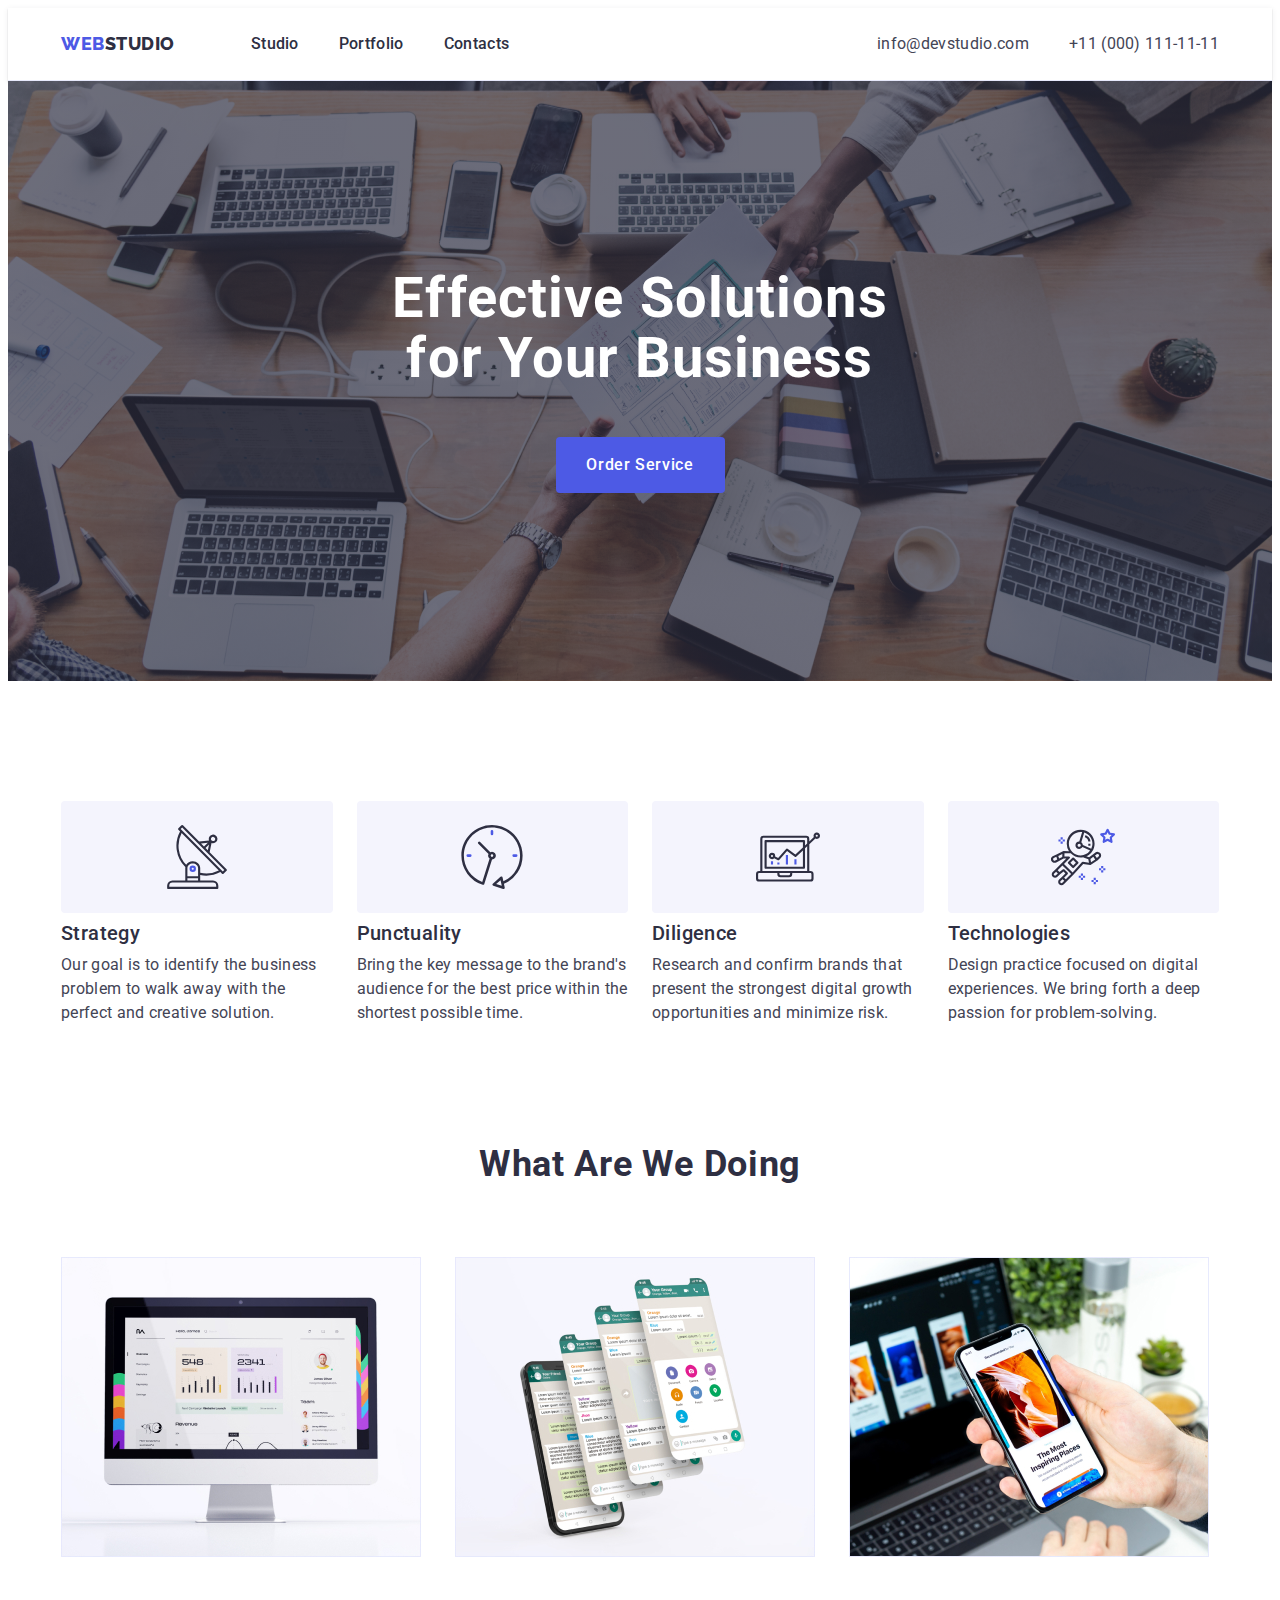
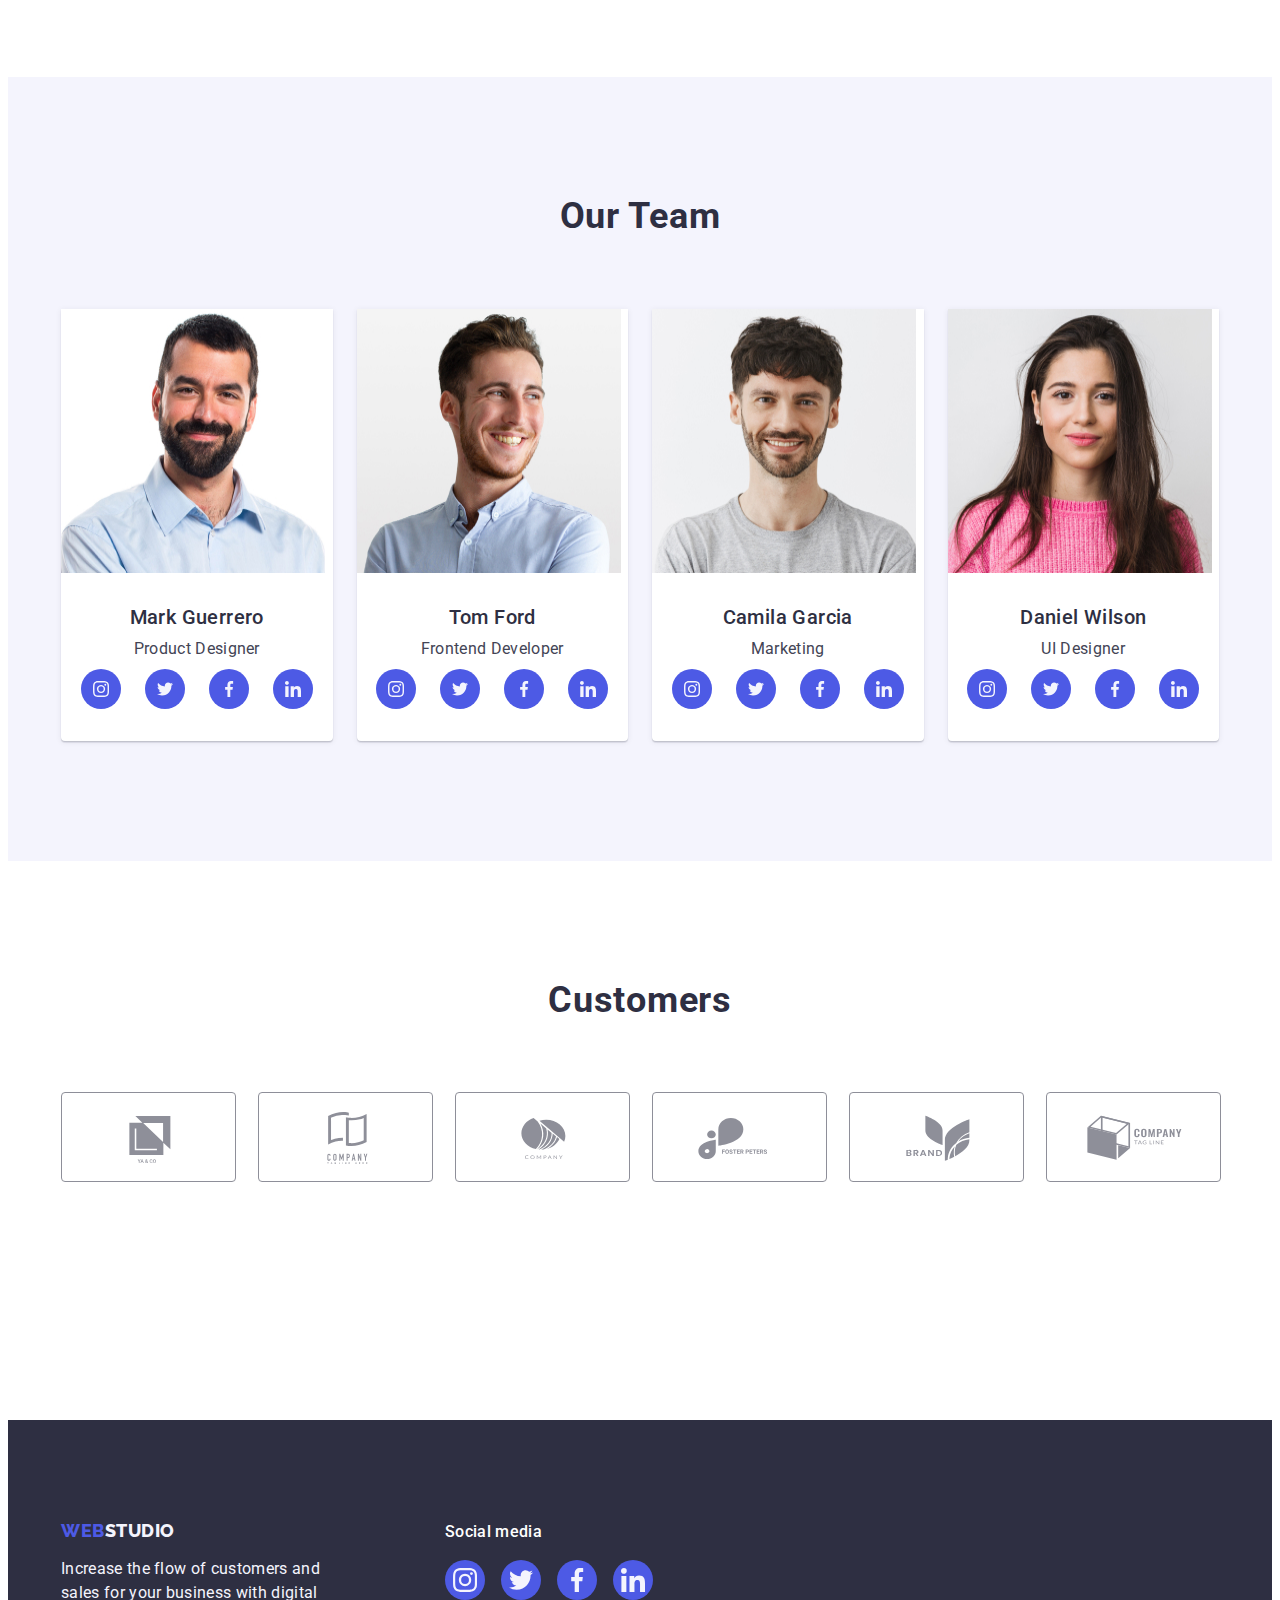
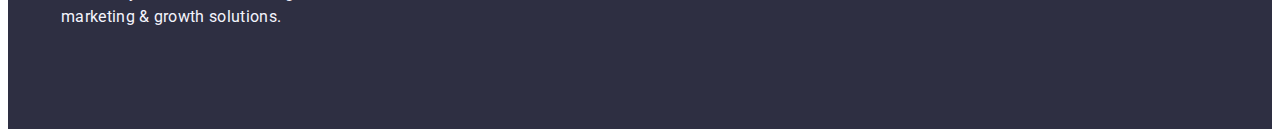
<file: index.html>
<!DOCTYPE html>
<html lang="en">
<head>
    <meta charset="UTF-8">
    <meta http-equiv="X-UA-Compatible" content="IE=edge">
    <meta name="viewport" content="width=device-width, initial-scale=1.0">
    <title>WebStudio</title>
    <link rel="preconnect" href="https://fonts.googleapis.com">
    <link rel="preconnect" href="https://fonts.gstatic.com" crossorigin>
    <link href="https://fonts.googleapis.com/css2?family=Raleway:wght@800&family=Roboto:wght@400;500;700&display=swap"
        rel="stylesheet">
    <link rel="stylesheet" href="https://cdnjs.cloudflare.com/ajax/libs/modern-normalize/1.1.0/modern-normalize.min.css" 
        integrity="sha512-wpPYUAdjBVSE4KJnH1VR1HeZfpl1ub8YT/NKx4PuQ5NmX2tKuGu6U/JRp5y+Y8XG2tV+wKQpNHVUX03MfMFn9Q==" 
        crossorigin="anonymous" 
        referrerpolicy="no-referrer" />
    <link rel="stylesheet" href="./css/style.css">
</head>
<body>
    <!--Top line-->
    <header class="page-header">        
        <div class="header-container container">
            <nav class="header-nav"> 
                <a class="logo link" href="./index.html">WEB<span class="logo-dark">Studio</span></a>
                <ul class="header-nav-list list">
                    <li class="header-nav-item">
                        <a class="header-nav-link link" href="./index.html">Studio</a>
                    </li>
                    <li class="header-nav-item">
                        <a class="header-nav-link link" href="./portfolio.html">Portfolio</a>
                    </li>
                    <li class="header-nav-item">
                        <a class="header-nav-link link" href="">Contacts</a>
                    </li>
                </ul>
            </nav>
            <address class="header-contacts">
                <ul class="contacts-list list">
                    <li class="contacts-item">
                        <a class="contacts-link link" href="mailto:info@devstudio.com">info@devstudio.com</a>
                    </li>
                    <li class="contacts-item">
                        <a class="contacts-link link" href="tel:+110001111111">+11 (000) 111-11-11</a>
                    </li>
                </ul>
            </address>
        </div>
    </header>
    <main class="page-main">
        <!--Hero Section-->
        <section class="hero-section">
            <div class="container">
                <h1 class="hero-title">
                    Effective Solutions
                 for Your Business
                </h1>
                <button class="hero-sect-btn" type="button">Order Service</button>
            </div>
        </section>
        <!--Section_1-->
        <section class="advantages-section">
            <div class="container">
                <h2 class="text-style-subtitle visually-hidden">Feature</h2>
                <ul class="advantage-list list">
                    <li class="advantage-item item">
                        <div class="advantage-container">
                            <svg class="advantafe-icon" width="64" height="64">
                              <use href="./images/icons.svg#icon-antenna"></use>
                            </svg>
                        </div>
                        <h3 class="text-style-header-item">Strategy</h3>
                        <p class="content">Our goal is to identify the business
                        problem to walk away with the perfect and creative solution.</p>
                    </li>
                    <li class="advantage-item item">
                        <div class="advantage-container">
                            <svg class="advantafe-icon" width="64" height="64">
                              <use href="./images/icons.svg#icon-clock"></use>
                            </svg>
                        </div>
                        <h3 class="text-style-header-item">Punctuality</h3>
                        <p class="content">Bring the key message to the brand's audience for the best price within the shortest possible time.</p>
                    </li>
                    <li class="advantage-item item">
                        <div class="advantage-container">
                            <svg class="advantafe-icon" width="64" height="64">
                              <use href="./images/icons.svg#icon-diagram"></use>
                            </svg>
                        </div>
                        <h3 class="text-style-header-item">Diligence</h3>
                        <p class="content">Research and confirm brands that present the strongest digital growth opportunities and minimize risk.</p>
                    </li>
                    <li class="advantage-item item">
                        <div class="advantage-container">
                            <svg class="advantafe-icon" width="64" height="64">
                              <use href="./images/icons.svg#icon-astronaut"></use>
                            </svg>
                        </div>
                        <h3 class="text-style-header-item">Technologies</h3>
                        <p class="content">Design practice focused on digital experiences. We bring forth a deep passion for problem-solving.</p>
                    </li>
                </ul>
            </div>
        </section>
        <!--Section_2-->
        <section class="services-section">
            <div class="container">
                <h2 class="text-style-subtitle">What are we doing</h2>
                <ul class="services-list list">
                    <li class="services-item item">
                        <img class="services-img" src="./images/info_on_the_monitor.jpg" alt="info_on_the_monitor" width="360" height="300">
                    </li>
                    <li class="services-item item">
                        <img class="services-img" src="./images/smartphone_screen.jpg" alt="smartphone_screen" width="360" height="300">
                    </li>
                    <li class="services-item item">
                        <img class="services-img" src="./images/laptop_and_phone.jpg" alt="laptop_and_phone" width="360" height="300">
                    </li>
                </ul>
            </div>
        </section>
        <!--Section_3-->
        <section class="team-section">
            <div class="container">
                <h2 class="text-style-subtitle">Our Team</h2>
                <ul class="team-list list">
                    <li class="team-item item-light">
                        <img class="team-img" src="./images/img-3.jpg" alt="Mark Guerrero" width="264" height="264">
                        <div class="team-container">
                            <h3 class="text-style-header-item staff-header" >Mark Guerrero</h3>
                            <p class="content staff-content">Product Designer</p>
                            <ul class="socials list">
                                <li class="socials-item">
                                    <a href="" class="socials-link link">
                                        <svg class="socials-icon" width="16" height="16">
                                            <use href="./images/icons.svg#icon-instagram"></use>
                                        </svg>
                                    </a>
                                </li>
                                <li class="socials-item">
                                    <a href="" class="socials-link link">
                                        <svg class="socials-icon" width="16" height="16">
                                            <use href="./images/icons.svg#icon-twitter"></use>
                                        </svg>
                                    </a>
                                </li>
                                <li class="socials-item">
                                    <a href="" class="socials-link link">
                                        <svg class="socials-icon" width="16" height="16">
                                            <use href="./images/icons.svg#icon-facebook"></use>
                                        </svg>
                                    </a>
                                </li>
                                <li class="socials-item">
                                    <a href="" class="socials-link link">
                                        <svg class="socials-icon" width="16" height="16">
                                            <use href="./images/icons.svg#icon-linkedin"></use>
                                        </svg>
                                    </a>
                                </li>
                            </ul>
                        </div>
                    </li>
                    <li class="team-item item-light">
                        <img class="team-img" src="./images/img-2.jpg" alt="Tom Ford" width="264" height="264">
                        <div class="team-container">
                            <h3 class="text-style-header-item staff-header" >Tom Ford</h3>
                            <p class="content staff-content">Frontend Developer</p>
                            <ul class="socials list">
                                <li class="socials-item">
                                    <a href="" class="socials-link link">
                                        <svg class="socials-icon" width="16" height="16">
                                            <use href="./images/icons.svg#icon-instagram"></use>
                                        </svg>
                                    </a>
                                </li>
                                <li class="socials-item">
                                    <a href="" class="socials-link link">
                                        <svg class="socials-icon" width="16" height="16">
                                            <use href="./images/icons.svg#icon-twitter"></use>
                                        </svg>
                                    </a>
                                </li>
                                <li class="socials-item">
                                    <a href="" class="socials-link link">
                                        <svg class="socials-icon" width="16" height="16">
                                            <use href="./images/icons.svg#icon-facebook"></use>
                                        </svg>
                                    </a>
                                </li>
                                <li class="socials-item">
                                    <a href="" class="socials-link link">
                                        <svg class="socials-icon" width="16" height="16">
                                            <use href="./images/icons.svg#icon-linkedin"></use>
                                        </svg>
                                    </a>
                                </li>
                            </ul>
                        </div>
                    </li>
                    <li class="team-item item-light">
                        <img class="team-img" src="./images/img.jpg" alt="Camila Garcia" width="264" height="264">
                        <div class="team-container">
                            <h3 class="text-style-header-item staff-header" >Camila Garcia</h3>
                            <p class="content staff-content">Marketing</p>
                            <ul class="socials list">
                                <li class="socials-item">
                                    <a href="" class="socials-link link">
                                        <svg class="socials-icon" width="16" height="16">
                                            <use href="./images/icons.svg#icon-instagram"></use>
                                        </svg>
                                    </a>
                                </li>
                                <li class="socials-item">
                                    <a href="" class="socials-link link">
                                        <svg class="socials-icon" width="16" height="16">
                                            <use href="./images/icons.svg#icon-twitter"></use>
                                        </svg>
                                    </a>
                                </li>
                                <li class="socials-item">
                                    <a href="" class="socials-link link">
                                        <svg class="socials-icon" width="16" height="16">
                                            <use href="./images/icons.svg#icon-facebook"></use>
                                        </svg>
                                    </a>
                                </li>
                                <li class="socials-item">
                                    <a href="" class="socials-link link">
                                        <svg class="socials-icon" width="16" height="16">
                                            <use href="./images/icons.svg#icon-linkedin"></use>
                                        </svg>
                                    </a>
                                </li>
                            </ul>
                        </div>
                    </li>
                    <li class="team-item item-light">
                        <img class="team-img" src="./images/img-1.jpg" alt="Daniel Wilson" width="264" height="264">
                        <div class="team-container">
                            <h3 class="text-style-header-item staff-header">Daniel Wilson</h3>
                            <p class="content staff-content">UI Designer</p>
                            <ul class="socials list">
                                <li class="socials-item">
                                    <a href="" class="socials-link link">
                                        <svg class="socials-icon" width="16" height="16">
                                            <use href="./images/icons.svg#icon-instagram"></use>
                                        </svg>
                                    </a>
                                </li>
                                <li class="socials-item">
                                    <a href="" class="socials-link link">
                                        <svg class="socials-icon" width="16" height="16">
                                            <use href="./images/icons.svg#icon-twitter"></use>
                                        </svg>
                                    </a>
                                </li>
                                <li class="socials-item">
                                    <a href="" class="socials-link link">
                                        <svg class="socials-icon" width="16" height="16">
                                            <use href="./images/icons.svg#icon-facebook"></use>
                                        </svg>
                                    </a>
                                </li>
                                <li class="socials-item">
                                    <a href="" class="socials-link link">
                                        <svg class="socials-icon" width="16" height="16">
                                            <use href="./images/icons.svg#icon-linkedin"></use>
                                        </svg>
                                    </a>
                                </li>
                            </ul>
                        </div>
                    </li>
                </ul>
            </div>
        </section>
        <section class="customers-section">          
            <div class="container">
                <h2 class="text-style-subtitle customers-subtitle">Customers</h2>
                <ul class="customers-list list">
                    <li class="customers-item item">
                        <a class="customers-link link" href="">
                            <svg class="customers-icon" width="104" height="56">
                                <use href="./images/icons.svg#icon-client1"></use>
                            </svg>
                        </a>
                    </li>
                    <li class="customers-item item">
                        <a class="customers-link link" href="">
                            <svg class="customers-icon" width="104" height="56">
                                <use href="./images/icons.svg#icon-client2"></use>
                            </svg>
                        </a>
                    </li>
                    <li class="customers-item item">
                        <a class="customers-link link" href="">
                            <svg class="customers-icon" width="104" height="56">
                                <use href="./images/icons.svg#icon-client3"></use>
                            </svg>
                        </a>
                    </li>
                    <li class="customers-item item">
                        <a class="customers-link link" href="">
                            <svg class="customers-icon" width="104" height="56">
                                <use href="./images/icons.svg#icon-client4"></use>
                            </svg>
                        </a>
                    </li>
                    <li class="customers-item item">
                        <a class="customers-link link" href="">
                            <svg class="customers-icon" width="104" height="56">
                                <use href="./images/icons.svg#icon-client5"></use>
                            </svg>
                        </a>
                    </li>
                    <li class="customers-item item">
                        <a class="customers-link link" href="">
                            <svg class="customers-icon" width="104" height="56">
                                <use href="./images/icons.svg#icon-client6"></use>
                            </svg>
                        </a>
                    </li>
                </ul>
            </div>           
        </section>
    </main>
    <!--Footer-->
    <footer class="page-footer">
        <div class="footer-section-container container ">
            <div class="footer-container">
                <a class="logo link logo-footer" href="./index.html">WEB<span class="logo-light">Studio</span></a>
                <p class="content light-content">Increase the flow of customers and sales for your business with digital
                    marketing & growth solutions.</p>
            </div>
            <div class="footer-socials-container">
                <p class="footer-content">Social media</p>
                <ul class="footer-socials-list list">
                    <li class="footer-socials-item">
                        <a href="" class="socials-link socials-link-footer link">
                            <svg class="socials-icon" width="24" height="24">
                                <use href="./images/icons.svg#icon-instagram"></use>
                            </svg>
                        </a>
                    </li>
                    <li class="footer-socials-item">
                        <a href="" class="socials-link socials-link-footer link">
                            <svg class="socials-icon" width="24" height="24">
                                <use href="./images/icons.svg#icon-twitter"></use>
                            </svg>
                        </a>
                    </li>
                    <li class="footer-socials-item">
                        <a href="" class="socials-link socials-link-footer link">
                            <svg class="socials-icon" width="24" height="24">
                                <use href="./images/icons.svg#icon-facebook"></use>
                            </svg>
                        </a>
                    </li>
                    <li class="footer-socials-item">
                        <a href="" class="socials-link socials-link-footer link">
                            <svg class="socials-icon" width="24" height="24">
                                <use href="./images/icons.svg#icon-linkedin"></use>
                            </svg>
                        </a>
                    </li>
                </ul>
            </div>
        </div>
    </footer>
</body>
</html>
</file>
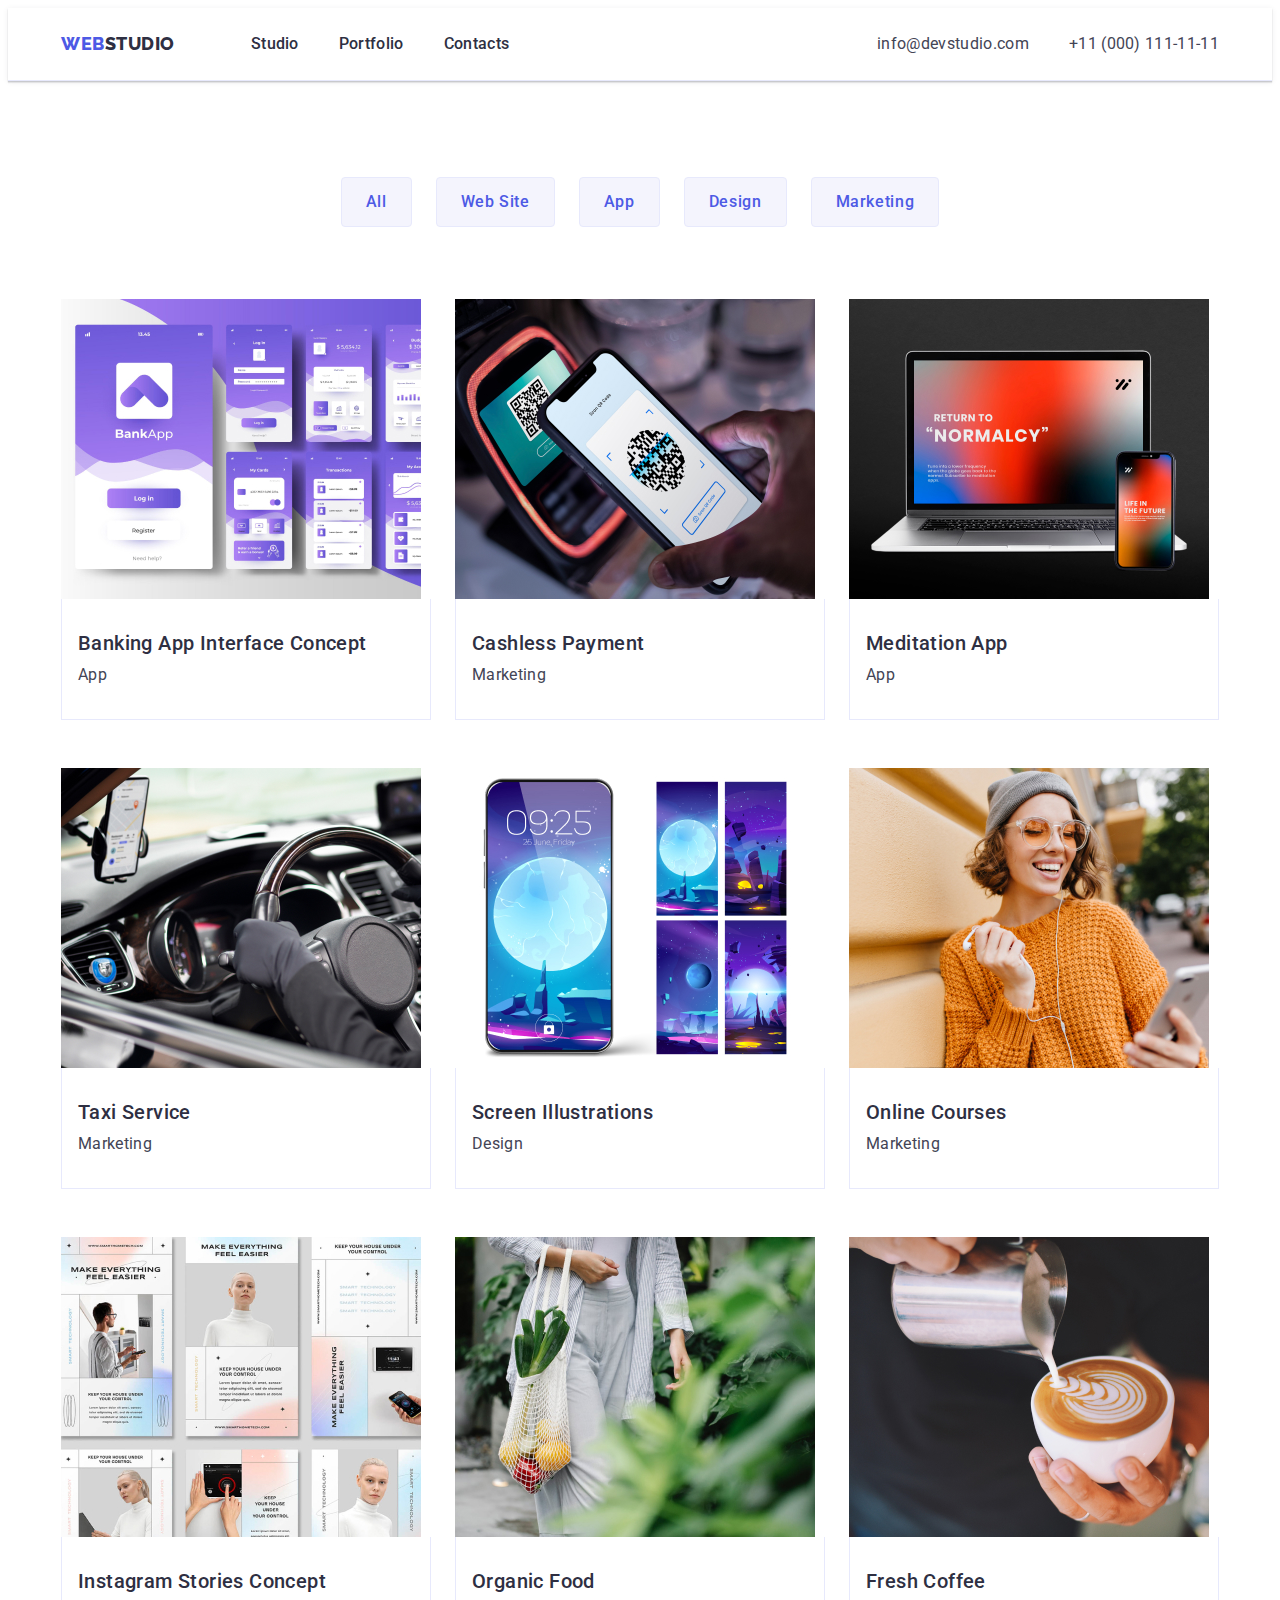
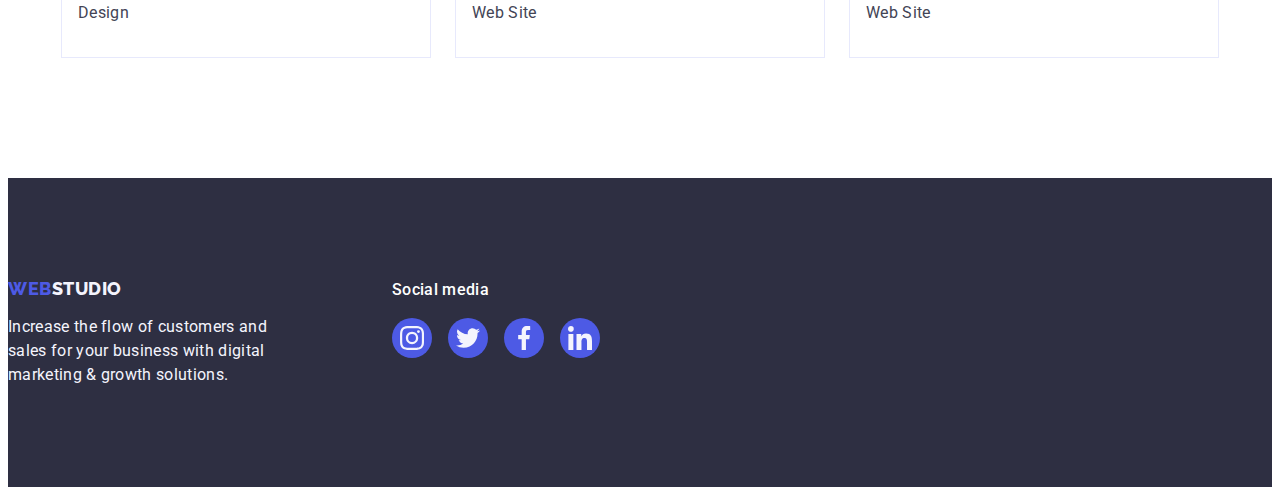
<file: portfolio.html>
<!DOCTYPE html>
<html lang="en">
<head>
    <meta charset="UTF-8">
    <meta http-equiv="X-UA-Compatible" content="IE=edge">
    <meta name="viewport" content="width=device-width, initial-scale=1.0">
    <title>Portfolio</title>
    <link rel="preconnect" href="https://fonts.googleapis.com">
    <link rel="preconnect" href="https://fonts.gstatic.com" crossorigin>
    <link href="https://fonts.googleapis.com/css2?family=Raleway:wght@800&family=Roboto:wght@400;500;700&display=swap"
        rel="stylesheet">
    <link rel="stylesheet" href="https://cdnjs.cloudflare.com/ajax/libs/modern-normalize/1.1.0/modern-normalize.min.css"
        integrity="sha512-wpPYUAdjBVSE4KJnH1VR1HeZfpl1ub8YT/NKx4PuQ5NmX2tKuGu6U/JRp5y+Y8XG2tV+wKQpNHVUX03MfMFn9Q=="
        crossorigin="anonymous" 
        referrerpolicy="no-referrer" />         
    <link rel="stylesheet" href="./css/style.css">
</head>
<body>
    <!--Top line-->
    <header class="page-header">
        <div class="header-container container">
            <nav class="header-nav">
                <a class="logo link" href="./index.html">WEB<span class="logo-dark">Studio</span></a>
                <ul class="header-nav-list list">
                    <li class="header-nav-item">
                        <a class="header-nav-link link" href="./index.html">Studio</a>
                    </li>
                    <li class="header-nav-item">
                        <a class="header-nav-link link" href="./portfolio.html">Portfolio</a>
                    </li>
                    <li class="header-nav-item">
                        <a class="header-nav-link link" href="">Contacts</a>
                    </li>
                </ul>
            </nav>
            <address class="header-contacts">
                <ul class="contacts-list list">
                    <li class="contacts-item">
                        <a class="contacts-link link" href="mailto:info@devstudio.com">info@devstudio.com</a>
                    </li>
                    <li class="contacts-item">
                        <a class="contacts-link link" href="tel:+110001111111">+11 (000) 111-11-11</a>
                    </li>
                </ul>
            </address>
        </div>
    </header>
    <main>
        <!-- Filters_btn -->
        <section class="portfolio-section">
            <div class="container">
                <h1 class="visually-hidden">Portfolio</h1>
                <ul class="button-list list">
                    <li class="button-item">
                        <button class="filters-btn" type="button">All</button>
                    </li>
                    <li class="button-item">
                        <button class="filters-btn" type="button">Web Site</button>
                    </li>
                    <li class="button-item">
                        <button class="filters-btn" type="button">App</button>
                    </li>
                    <li class="button-item">
                        <button class="filters-btn" type="button">Design</button>
                    </li>
                    <li class="button-item">
                        <button class="filters-btn" type="button">Marketing</button>
                    </li>
                </ul>
                <ul class="portfolio-list list">
                    <li class="portfolio-item">
                        <a href="" class="project-link link">
                            <img src="./images/img-p1.jpg" alt="Banking App Interface Concept" width="360" height="300">
                            <div class="portfolio-content-container">
                                <h2 class="text-style-header-item">Banking App Interface Concept</h2>
                                <p class="content">App</p>
                            </div>
                        </a>
                    </li>
                    <li class="portfolio-item">
                        <a href="" class="project-link link">
                            <img src="./images/img-p2.jpg" alt="Cashless Payment" width="360" height="300">
                            <div class="portfolio-content-container">
                                <h2 class="text-style-header-item"> Cashless Payment</h2>
                                <p class="content">Marketing</p>
                            </div>
                        </a>
                    </li>
                    <li class="portfolio-item">
                        <a href="" class="project-link link">
                            <img src="./images/img-p3.jpg" alt="Meditation App" width="360" height="300">
                            <div class="portfolio-content-container">
                                <h2 class="text-style-header-item">Meditation App</h2>
                                <p class="content">App</p>
                            </div>
                        </a>
                    </li>
                    <li class="portfolio-item">
                        <a href="" class="project-link link">
                            <img src="./images/img-p4.jpg" alt="Taxi Service" width="360" height="300">
                                <div class="portfolio-content-container">
                                    <h2 class="text-style-header-item">Taxi Service</h2>
                                    <p class="content">Marketing</p>
                                </div>
                        </a>
                    </li>
                    <li class="portfolio-item">
                        <a href="" class="project-link link">
                            <img src="./images/img-p5.jpg" alt="Screen Illustrations" width="360" height="300">
                            <div class="portfolio-content-container">
                                <h2 class="text-style-header-item">Screen Illustrations</h2>
                                <p class="content">Design</p>
                            </div>
                        </a>
                    </li>
                    <li class="portfolio-item">
                        <a href="" class="project-link link">
                            <img src="./images/img-p6.jpg" alt="Online Courses" width="360" height="300">
                                <div class="portfolio-content-container">
                                    <h2 class="text-style-header-item">Online Courses</h2>
                                    <p class="content">Marketing</p>
                                </div>
                        </a>
                    </li>
                    <li class="portfolio-item">
                        <a href="" class="project-link link">
                            <img src="./images/img-p7.jpg" alt="Instagram Stories Concept" width="360" height="300">
                            <div class="portfolio-content-container">
                                <h2 class="text-style-header-item">Instagram Stories Concept</h2>
                                <p class="content">Design</p>
                            </div>
                        </a>
                    </li>
                    <li class="portfolio-item">
                        <a href="" class="project-link link">
                            <img src="./images/img-p8.jpg" alt="Organic Food" width="360" height="300">
                            <div class="portfolio-content-container">
                                <h2 class="text-style-header-item">Organic Food</h2>
                                <p class="content">Web Site</p>
                            </div>
                        </a>
                    </li>
                    <li class="portfolio-item">
                        <a href="" class="project-link link">
                            <img src="./images/img-p9.jpg" alt="Fresh Coffee" width="360" height="300">
                            <div class="portfolio-content-container">
                                <h2 class="text-style-header-item">Fresh Coffee</h2>
                                <p class="content">Web Site</p>
                            </div>
                        </a>
                    </li>
                </ul>
            </div>
        </section>
    </main>
    <!--Footer-->
    <footer class="page-footer">
        <div class="footer-section-container">
            <div class="footer-container">
                <a class="logo link logo-footer" href="./index.html">WEB<span class="logo-light">Studio</span></a>
                <p class="content light-content">Increase the flow of customers and sales for your business with digital
                    marketing & growth solutions.</p>
            </div>
            <div class="footer-socials-container">
                <p class="footer-content">Social media</p>
                <ul class="footer-socials-list list">
                    <li class="footer-socials-item">
                        <a href="" class="socials-link socials-link-footer link">
                            <svg class="socials-icon" width="24" height="24">
                                <use href="./images/icons.svg#icon-instagram"></use>
                            </svg>
                        </a>
                    </li>
                    <li class="footer-socials-item">
                        <a href="" class="socials-link socials-link-footer link">
                            <svg class="socials-icon" width="24" height="24">
                                <use href="./images/icons.svg#icon-twitter"></use>
                            </svg>
                        </a>
                    </li>
                    <li class="footer-socials-item">
                        <a href="" class="socials-link socials-link-footer link">
                            <svg class="socials-icon" width="24" height="24">
                                <use href="./images/icons.svg#icon-facebook"></use>
                            </svg>
                        </a>
                    </li>
                    <li class="footer-socials-item">
                        <a href="" class="socials-link socials-link-footer link">
                            <svg class="socials-icon" width="24" height="24">
                                <use href="./images/icons.svg#icon-linkedin"></use>
                            </svg>
                        </a>
                    </li>
                </ul>
            </div>
        </div>
    </footer>
</body>
</html>
</file>
<file: css/style.css>
:root {
    --color-iris: #4d5ae5;
    --color-ocean: #404bbf;
    --color-navy-blue: #2e2f42;
    --color-green: #31d0aa;
    --color-slate: #434455;
    --color-light-slate: #8e8f99;
    --color-cornflower: #e7e9fc;
    --color-cloud: #f4f4fd;
    --color-navy-blue-modal: #2e2f42;
    --color-grey: #2e2f42;
    --color-white: #ffffff;
    --color-dairy: #fcfcfc;
}


body {
    font-family: Roboto, sans-serif;
    color: var(--color-slate);
    background-color: var(--color-white);
    letter-spacing: 0.02em;
    text-decoration: none;
    list-style: none;
    font-size: 16px;

}

.container {
    width: 1158px;
    margin: 0 auto;
    padding: 0 15px;
}


/* Reset */
h1,h2,h3,h4,h5,h6,p{
    margin: 0;
}

.list {
    list-style: none;
    list-style-image: none;
    padding: 0;
    margin: 0;
}

.item {
    list-style: none;
    list-style-image: none;

}

.link {
    text-decoration: none;

}

.item-light{
    list-style: none;
    list-style-image: none;
    background-color: var(--color-white);
}

img {
    display: block;
}

button{
    cursor: pointer;
}

/* index.html */

.page-header{
    box-shadow: 0px 2px 1px rgba(46, 47, 66, 0.08), 0px 1px 1px rgba(46, 47, 66, 0.16), 0px 1px 6px rgba(46, 47, 66, 0.08);
    border-bottom: 1px solid var(--color-cornflower);
}

.header-container {
    display: flex;
    align-items: center;

    
}

.header-nav {
    display: flex;
    align-items: center;
    margin-right: auto;
}

.header-nav-list {
    display: flex;
    gap: 40px;
}

.header-nav-item {
    
}

.contacts-list {
    display: flex;
    align-items: center;
    gap: 40px;

}

.logo{
    font-family: Raleway, sans-serif;
    font-weight: 800;
    font-size: 18px;
    line-height: 1.17;
    letter-spacing: 0.03em;  
    margin-right: 76px;
    text-transform: uppercase;
    color: var(--color-iris);
}

.logo-dark{
    color: var(--color-navy-blue);
}

.logo-light{
    color: var(--color-cloud);
}

.header-nav-link{
    display: block;
    font-weight: 500;
    line-height: 1.5;
    list-style: inherit;
    padding: 24px 0;
    color: var(--color-navy-blue);
}

.header-nav-link:hover,
.header-nav-link:focus{
    color: var(--color-ocean);
}

.header-contacts{
    font-style: normal;
    display: block;
    align-items: center;
    
}

.contacts-link {
    line-height: 1.5;
    color: var(--color-slate);

}

.contacts-link:hover,
.contacts-link:focus {
    color: var(--color-ocean);
}

.text-style-header-item {
    /* header 3 */
    font-size: 20px;
    font-weight: 500;
    line-height: 1.2;
    text-decoration: none;
    text-transform: none;
    letter-spacing: 0.02em;
    /* padding-bottom: 8px; */
    margin-bottom: 8px;
    color: var(--color-navy-blue);   
}

.staff-header{
    text-align: center;
}

.text-style-subtitle{
    /* Header 2 */
    font-weight: 700;
    font-size: 36px;
    line-height: 1.11;
    letter-spacing: 0.02em;
    text-transform: capitalize;
    text-align: center;
    margin-bottom: 72px;
    color: var(--color-navy-blue);
}


.hero-title {
    /* Header 1 */
    font-weight: 700;
    font-size: 56px;
    line-height: 1.07;
    text-align: center;
    letter-spacing: 0.02em;
    max-width: 496px;
    margin-right: auto;
    margin-left: auto;
    margin-bottom: 48px ;
    color: var(--color-white);
}


.hero-section{
    margin-left: auto;
    margin-right: auto;
    max-width: 1440px;
    padding: 188px 0;
    background-repeat: no-repeat;
    background-position: center;
    background-size: cover;
    background-image: linear-gradient(rgba(46, 47, 66, 0.7), rgba(46, 47, 66, 0.7)), url(../images/people-office.jpg);
    background-color: var(--color-navy-blue); 
}


.hero-sect-btn{
    display: block;
    min-width: 169px;
    height: 56px;
    border: none;
    border-radius: 4px;
    margin-right: auto;
    margin-left: auto;
    font-weight: 500;
    font-family: inherit;
    font-size: 16px;
    line-height: 1.5;
    letter-spacing: 0.04em;
    color: var(--color-white);
    background: var(--color-iris);
}


.hero-sect-btn:hover,
.hero-sect-btn:focus{
    background-color: var(--color-ocean);
}


.advantages-section{
    padding: 120px 0;
}


.advantage-list{
    display: flex;
    gap: 24px;
}


.advantage-item{
    width: calc((100% - 72px) / 4);
}


.advantage-container{
    display: flex;
    align-items: center;
    justify-content: center;
    height: 112px;
    background-color: var(--color-cloud);
    border-radius: 4px;
    margin-bottom: 8px;
}


.advantage-icon{

}


.services-section{
    padding-bottom: 120px;
}


.services-list{
    display: flex;
    gap: 24px;
}

.services-item{
    width: calc((100% - 48px) / 3);
}

.team-section{
    max-width: 1440px;
    margin-left: auto;
    margin-right: auto;
    padding: 120px 0;

    background-color: var(--color-cloud);
}

.team-list{
    display: flex;
    gap: 24px;
}

.team-item{
    width: calc((100% - 72px) / 4);
    box-shadow: 0px 1px 6px rgba(46, 47, 66, 0.08), 0px 1px 1px rgba(46, 47, 66, 0.16), 0px 2px 1px rgba(46, 47, 66, 0.08);
    border-radius: 0px 0px 4px 4px;
}

.team-container{
    padding: 32px 0
}

.socials{
    display: flex;
    justify-content: center;
    align-content: center;
    gap: 24px;
}

.socials-link{
    display: flex;
    justify-content: center;
    align-content: center;
    align-items: center;
    flex-wrap: wrap;
    width: 40px;
    height: 40px;
    border-radius: 50%;

    background-color: var(--color-iris);
    
}

.socials-link:hover,
.socials-link:focus{
    background-color: var(--color-ocean);
}

.socials-icon{
    fill: var(--color-cloud);
}

.content{
    line-height: 1.5;
    color: var(--color-slate);
}

.staff-content{
    text-align: center;
    margin-bottom: 8px;
}

.light-content{
    max-width: 264px;
    color: var(--color-cloud);
}

.customers-section{
    max-width: 1440px;
    margin-left: auto;
    margin-right: auto;
    padding-top: 120px;
    padding-bottom: 120px;
}

.customers-subtitle {
    margin-bottom: 72px;
    line-height: 1.1;
    margin-bottom: 72px;
}


.customers-list{
    display: flex;
    justify-content: center;
    align-content: center;
    gap: 24px;
    margin-bottom: 120px;
}

.customers-item{
    width: calc((100% - 120px) / 6);
    height: 88px;
}

.customers-link{
    display: flex;
    justify-content: center;
    align-content: center;
    flex-wrap: wrap;
    width: 100%;
    height: 100%;
    align-items: center;
    border-radius: 4px;
    border: 1px solid #8E8F99;
    color: var(--color-light-slate);
}


.customers-link:hover ,
.customers-link:focus {
    border-color: var(--color-ocean);
    color: var(--color-ocean);

}

.customers-icon{
    fill: currentColor;
}



/* footer */

.footer-section-container{
    display: flex;
    align-items: baseline;
}

.page-footer{
    background-color: var(--color-navy-blue);
    padding: 100px 0;
}

.footer-container{
    margin-right: 120px;
}

.footer-socials-container{

}

.logo-footer{
    display: inline-block;
    margin-bottom: 16px;
}

.footer-content{
    font-weight: 500;
    font-size: 16px;
    line-height: 1.5;
    letter-spacing: 0.02em;
    margin-bottom: 16px;


    color: var(--color-white);
}

.footer-socials-list{
    display: flex;
    gap: 16px;
}

.footer-socials-item{
    width: 40px;
    height: 40px;
}

.socials-link-footer:hover,
.socials-link-footer:focus{
    background-color: var(--color-green);
}
/* portfolio */

.portfolio-section{
    padding: 96px 0 120px
}

.button-list{
    display: flex;
    justify-content: center;
    gap: 24px;
    margin-bottom: 72px
}

.filters-btn{
    list-style: none;
    font-family: inherit;
    font-weight: 500;
    font-size: 16px;
    line-height: 1.5;
    letter-spacing: 0.04em;
    padding: 12px 24px;
    border-radius: 4px;
    border: 1px solid var(--color-cornflower);
    color: var(--color-iris);
    background-color: var(--color-cloud);
}

.filters-btn:hover,
.filters-btn:focus{
    border: 1px solid transparent;
    box-shadow: 0px 3px 1px rgba(0, 0, 0, 0.1), 0px 2px 1px rgba(0, 0, 0, 0.08), 0px 2px 2px rgba(0, 0, 0, 0.12);
    color: var(--color-white);
    background-color: var(--color-ocean);
}

.portfolio-list{
    display: flex;
    flex-wrap: wrap;
    column-gap: 24px;
    row-gap: 48px;
}

.portfolio-item{
    width: calc((100% - 48px) / 3);
}


.project-link{
    display: block;
}

.project-link:hover,
.project-link:focus{
    box-shadow: 0px 1px 6px rgba(46, 47, 66, 0.08), 0px 1px 1px rgba(46, 47, 66, 0.16), 0px 2px 1px rgba(46, 47, 66, 0.08);
}

.portfolio-content-container{
    padding: 32px 16px;
    border: 1px solid var(--color-cornflower);
    border-top: none;
}


.visually-hidden {
    position: absolute;
    width: 1px;
    height: 1px;
    margin: -1px;
    border: 0;
    padding: 0;

    white-space: nowrap;
    clip-path: inset(100%);
    clip: rect(0 0 0 0);
    overflow: hidden;
}
</file>
